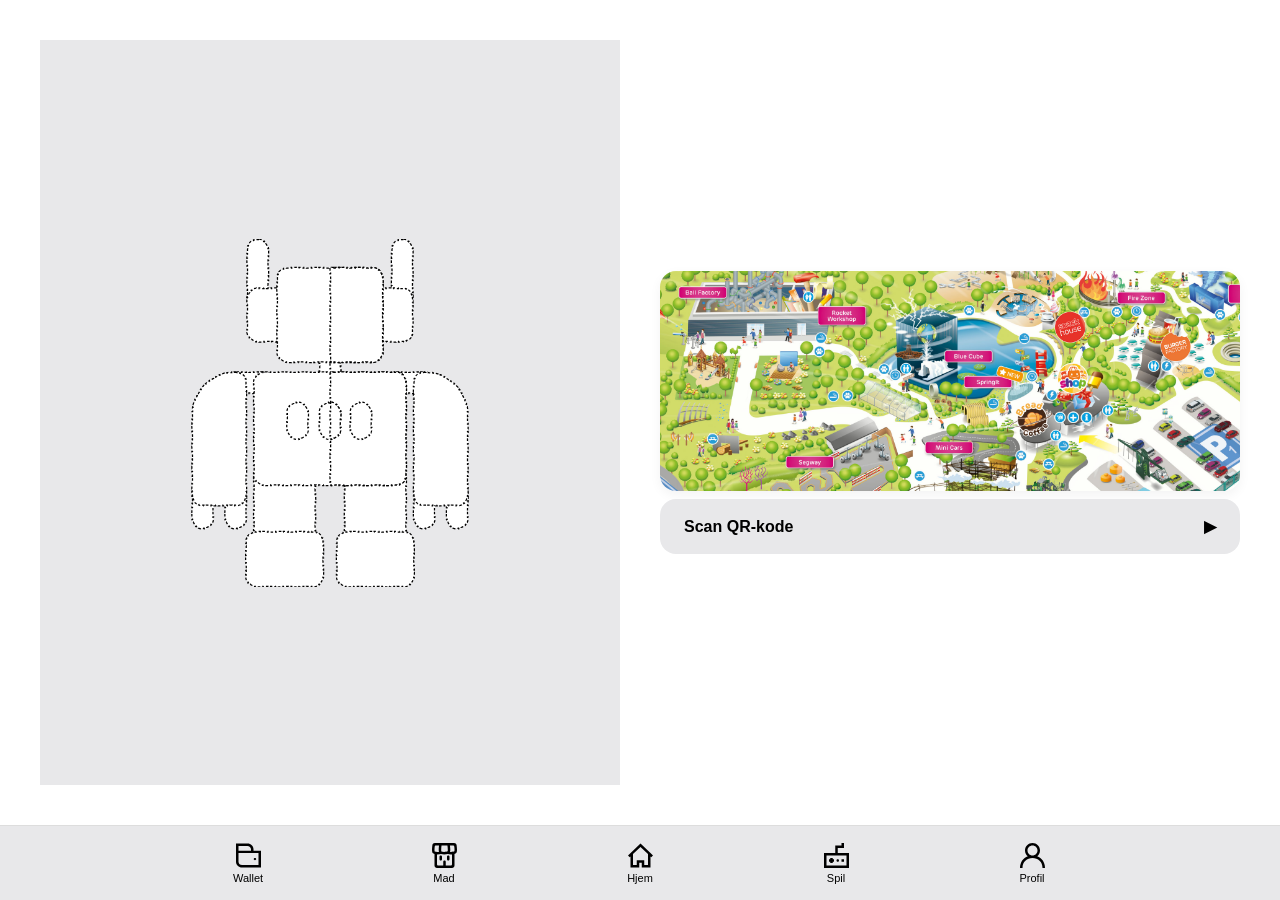
<file: Robot Projekt/index.html>
<!DOCTYPE html>
<html lang="da">
<head>
    <meta charset="UTF-8">
    <meta name="viewport" content="width=device-width, initial-scale=1.0">
    <title>Forside</title>
    <link rel="stylesheet" href="style.css">
</head>
<body>

    <main class="page homePage">
        <div class="robot">
            <img src="images/robot-nc.svg" alt="Universe robot" class="robotImg">
        </div>
        <div class="knapper">
            <a href="map.html" class="mapLink">
                <figure class="mapContainer">
                    <img src="images/universeMap.png" alt="Kort over Universe">
                </figure>
            </a>
            <a href="scan.html" class="scanBtn">
                <span>Scan QR-kode</span>
                <span>▶</span>
            </a>
        </div>
    </main>

    <nav class="navbar">
        <ul class="navList">
            <li class="navItem"><img src="images/icon-wallet.svg" alt=""><span>Wallet</span></li>
            <li class="navItem"><img src="images/icon-mad.svg" alt=""><span>Mad</span></li>
            <li class="navItem"><img src="images/icon-hjem.svg" alt=""><span>Hjem</span></a></li>
            <li class="navItem"><img src="images/icon-spil.svg" alt=""><span>Spil</span></li>
            <li class="navItem"><img src="images/icon-profil.svg" alt=""><span>Profil</span></li>
        </ul>
    </nav>

</body>
</html>
</file>
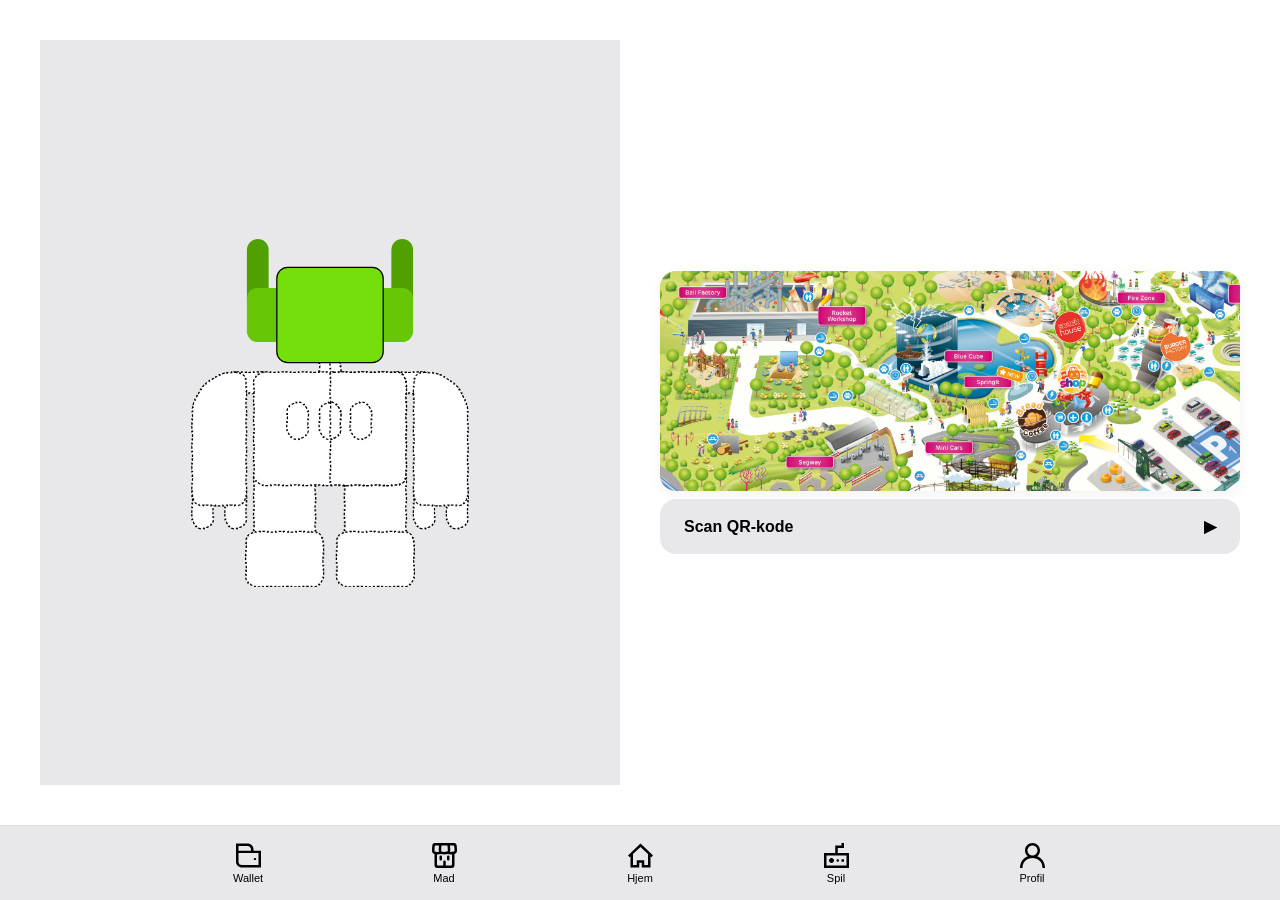
<file: Robot Projekt/done.html>
<!DOCTYPE html>
<html lang="da">
<head>
    <meta charset="UTF-8">
    <meta name="viewport" content="width=device-width, initial-scale=1.0">
    <title>Done</title>
    <link rel="stylesheet" href="style.css">
</head>
<body>

    <main class="page homePage">
        <div class="robot">
            <img src="images/robot-headc.svg" alt="Universe robot" class="robotImg">
        </div>
        <div class="knapper">
            <a href="map.html" class="mapLink">
                <figure class="mapContainer">
                    <img src="images/universeMap.png" alt="Kort over Universe">
                </figure>
            </a>
            <a href="scan.html" class="scanBtn">
                <span>Scan QR-kode</span>
                <span>▶</span>
            </a>
        </div>
    </main>

    <nav class="navbar">
        <ul class="navList">
            <li class="navItem"><img src="images/icon-wallet.svg" alt=""><span>Wallet</span></li>
            <li class="navItem"><img src="images/icon-mad.svg" alt=""><span>Mad</span></li>
            <li class="navItem"><img src="images/icon-hjem.svg" alt=""><span>Hjem</span></a></li>
            <li class="navItem"><img src="images/icon-spil.svg" alt=""><span>Spil</span></li>
            <li class="navItem"><img src="images/icon-profil.svg" alt=""><span>Profil</span></li>
        </ul>
    </nav>

</body>
</html>
</file>
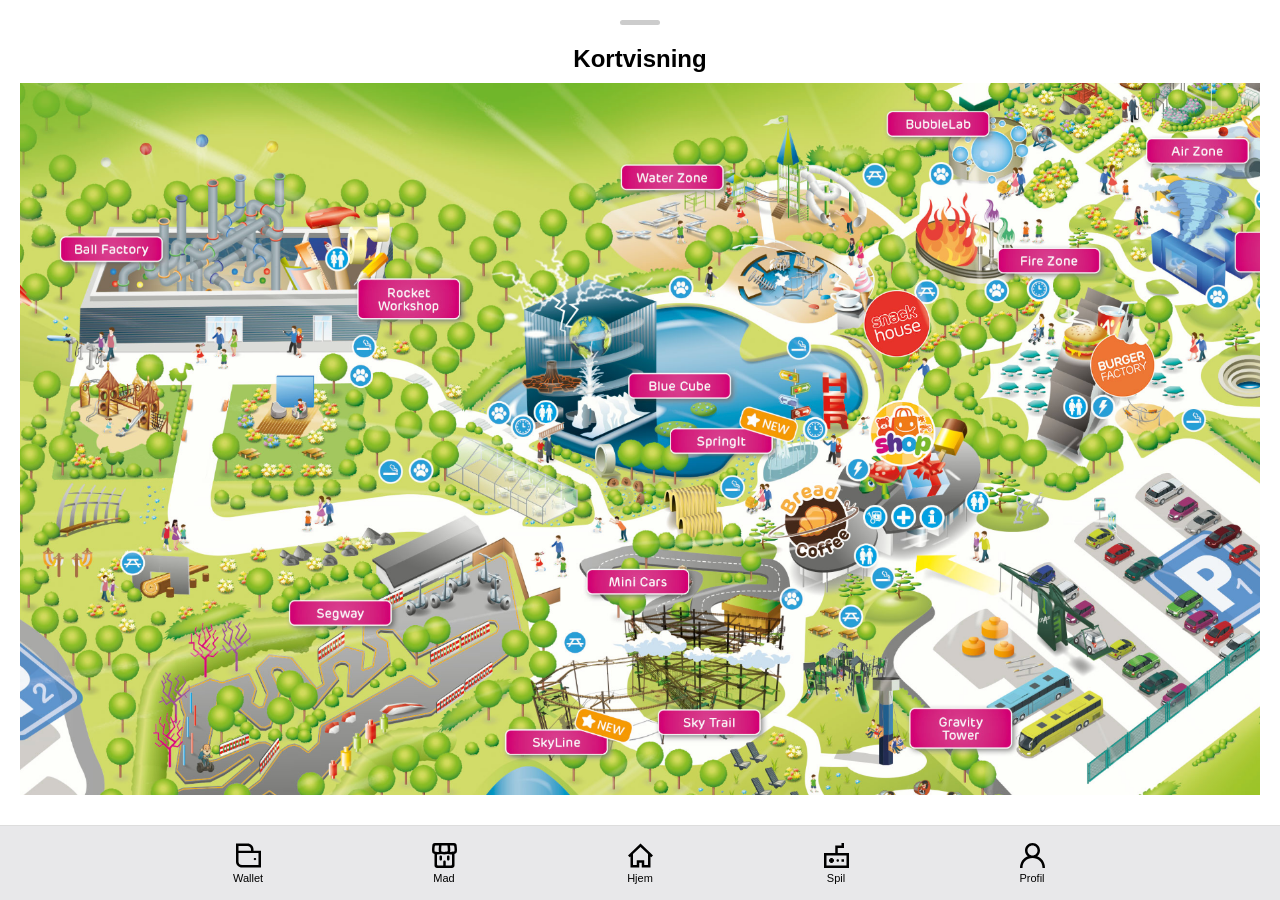
<file: Robot Projekt/map.html>
<!DOCTYPE html>
<html lang="da">
<head>
    <meta charset="UTF-8">
    <meta name="viewport" content="width=device-width, initial-scale=1.0">
    <title>Kort</title>
    <link rel="stylesheet" href="style.css">
</head>
<body>

    <main class="page">
        <a href="index.html" class="dragHandle"></a>
        <h2>Kortvisning</h2>
        <img src="images/universeMap.png" alt="Kort over Universe" class="mapFull">
    </main>

    <nav class="navbar">
        <ul class="navList">
            <li class="navItem"><img src="images/icon-wallet.svg" alt=""><span>Wallet</span></li>
            <li class="navItem"><img src="images/icon-mad.svg" alt=""><span>Mad</span></li>
            <li class="navItem"><img src="images/icon-hjem.svg" alt=""><span>Hjem</span></a></li>
            <li class="navItem"><img src="images/icon-spil.svg" alt=""><span>Spil</span></li>
            <li class="navItem"><img src="images/icon-profil.svg" alt=""><span>Profil</span></li>
        </ul>
    </nav>

</body>
</html>
</file>
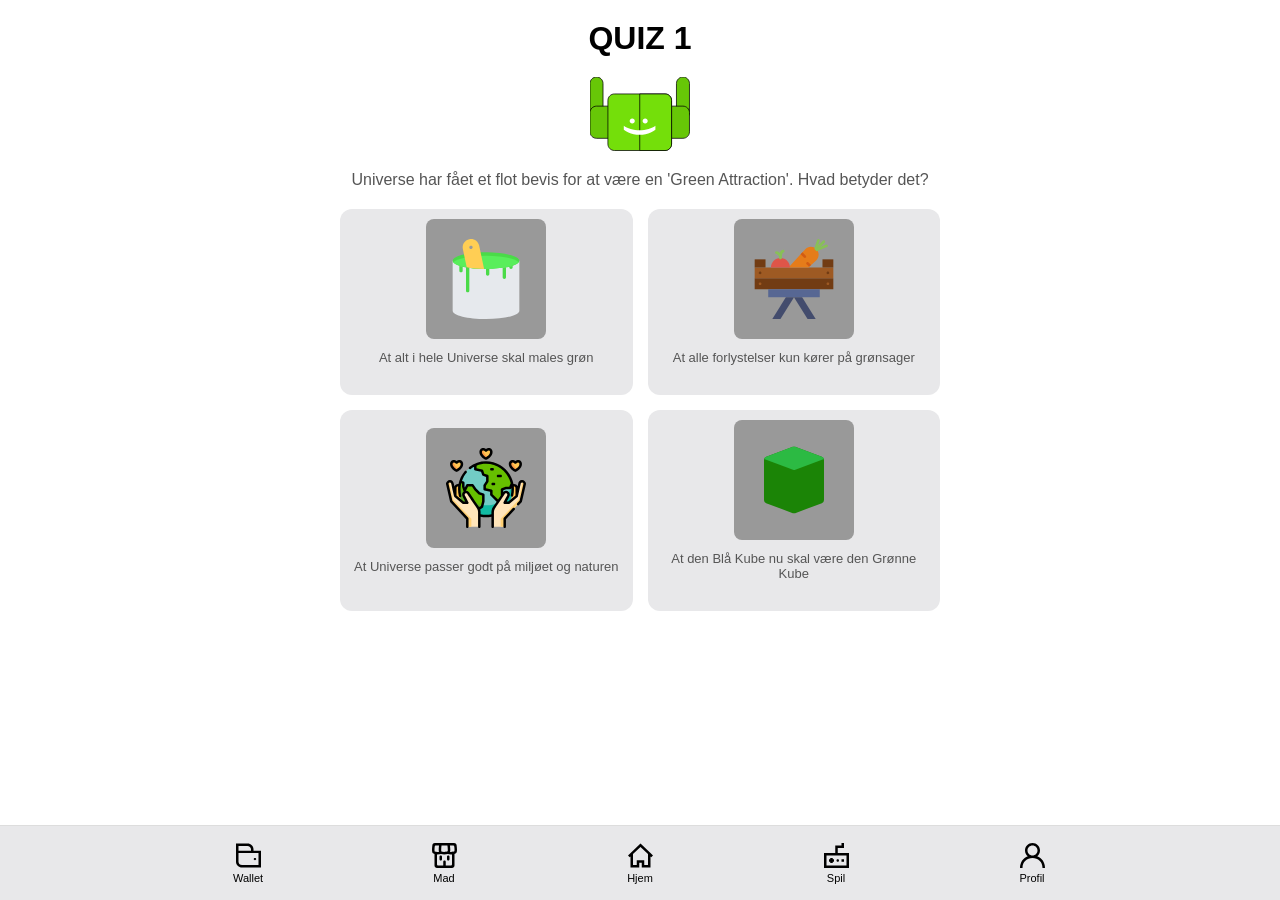
<file: Robot Projekt/quiz.html>
<!DOCTYPE html>
<html lang="da">
<head>
    <meta charset="UTF-8">
    <meta name="viewport" content="width=device-width, initial-scale=1.0">
    <title>Quiz</title>
    <link rel="stylesheet" href="style.css">
</head>
<body>

    <main class="page quizPage">
        <h1 class="quizTitle">QUIZ 1</h1>
        <div class="quizRobotWrapper">
            <p id="speechBubble" class="speechBubble">Prøv igen, hvad betyder det at være grøn?</p>
            <img id="quizRobot" src="images/robot-neutrual.svg" alt="Universe robot" class="robotImg">
        </div>
        
        <p class="quizQuestion">Universe har fået et flot bevis for at være en 'Green Attraction'. Hvad betyder det?</p>
        
        <div class="quizGrid">
            <button class="svarCard" onclick="checkAnswer(this, false)">
                <img src="images/svar-1.svg" alt="" class="svarImg">
                <p>At alt i hele Universe skal males grøn</p>
            </button>
            <button class="svarCard" onclick="checkAnswer(this, false)">
                <img src="images/svar-2.svg" alt="" class="svarImg">
                <p>At alle forlystelser kun kører på grønsager</p>
            </button>
            <button class="svarCard" onclick="checkAnswer(this, true)">
                <img src="images/svar-3.svg" alt="" class="svarImg">
                <p>At Universe passer godt på miljøet og naturen</p>
            </button>
            <button class="svarCard" onclick="checkAnswer(this, false)">
                <img src="images/svar-4.svg" alt="" class="svarImg">
                <p>At den Blå Kube nu skal være den Grønne Kube</p>
            </button>
        </div>
    </main>

    <nav class="navbar">
        <ul class="navList">
            <li class="navItem"><img src="images/icon-wallet.svg" alt=""><span>Wallet</span></li>
            <li class="navItem"><img src="images/icon-mad.svg" alt=""><span>Mad</span></li>
            <li class="navItem"><img src="images/icon-hjem.svg" alt=""><span>Hjem</span></a></li>
            <li class="navItem"><img src="images/icon-spil.svg" alt=""><span>Spil</span></li>
            <li class="navItem"><img src="images/icon-profil.svg" alt=""><span>Profil</span></li>
        </ul>
    </nav>

    <script src="app.js"></script>
</body>
</html>
</file>
<file: Robot Projekt/style.css>
:root {
  --bg-hvid: #ffffff;
  --graa-lys: #e8e8ea;
  --graa-moerk: #999999;
  --tekst-sort: #000000;
  --tekst-graa: #555555;
  --green: #7ac143;
  --red: #e32828;
}

* {
  box-sizing: border-box;
  margin: 0;
  padding: 0;
  font-family: Arial, sans-serif;
}

body {
  background-color: var(--bg-hvid);
  min-height: 100vh;
}

.page {
  width: 100%;
  min-height: 100vh;
  padding: 20px 20px 80px; 
}

/* Forsiden */
.robot {
  width: 100%;
  height: 35vh;
  background-color: var(--graa-lys);
  display: flex;
  justify-content: center;
  align-items: center;
  margin-bottom: 20px;
}

.robotImg {
  display: block;
  width: 50%;
  max-width: 250px;
  height: auto;
  object-fit: contain;
}

.knapper {
  display: flex;
  flex-direction: column;
  gap: 8px;
}

.mapLink {
  text-decoration: none;
  display: block;
}

.mapContainer {
  width: 100%;
  height: 220px;
  border-radius: 16px;
  overflow: hidden;
  box-shadow: 0 4px 12px rgba(0, 0, 0, 0.05);
}

.mapContainer img, .mapFull {
  width: 100%;
  height: 100%;
  object-fit: cover;
  display: block;
}

.scanBtn {
  width: 100%;
  padding: 18px 24px;
  background-color: var(--graa-lys);
  border: none;
  border-radius: 16px;
  font-size: 16px;
  font-weight: bold;
  cursor: pointer;
  display: flex;
  justify-content: space-between;
  align-items: center;
  text-decoration: none;
  color: var(--tekst-sort);
}

/* Draghandle for Scanner & Map */
.dragHandle {
  display: block;
  width: 40px;
  height: 5px;
  background-color: #cccccc;
  border-radius: 3px;
  margin: 0 auto 20px;
}

h2, .page p {
  text-align: center;
  margin-bottom: 10px;
}

.page p {
  color: var(--tekst-graa);
  font-size: 16px;
  margin-bottom: 20px;
}

/* Quiz */
.quizTitle, .quizQuestion {
  text-align: center;
}

.quizTitle { margin-bottom: 20px; }
.quizQuestion { margin-bottom: 25px; }

.quizRobotWrapper {
  display: flex;
  justify-content: center;
  align-items: center;
  gap: 10px;
  margin-bottom: 20px;
}

.speechBubble {
  display: none;
  background-color: var(--green);
  color: var(--bg-hvid);
  padding: 12px;
  border-radius: 15px 15px 4px 15px;
  font-size: 13px;
  max-width: 160px;
}

#quizRobot {
  width: 100px;
  height: auto;
}

.quizGrid {
  display: grid;
  grid-template-columns: 1fr 1fr;
  gap: 15px;
  max-width: 600px;
  margin: 0 auto;
}

.svarCard {
  background-color: var(--graa-lys);
  border: none;
  border-radius: 12px;
  padding: 10px;
  cursor: pointer;
  text-align: center;
}

.svarImg {
  width: 70%;
  max-width: 120px;
  aspect-ratio: 1;
  background-color: var(--graa-moerk);
  border-radius: 8px;
  object-fit: cover;
  padding: 20px;
}

.svarCard p {
  font-size: 13px;
  margin-top: 8px;
}

.svarCard.wrong {
  background-color: var(--red);
  color: var(--bg-hvid);
}

/* Navbar */
.navbar {
  position: fixed;
  bottom: 0;
  left: 0;
  width: 100%;
  height: 75px;
  background-color: var(--graa-lys);
  z-index: 10;
  border-top: 1px solid #dddddd;
}

.navList {
  list-style: none;
  height: 100%;
  display: flex;
  align-items: center;
  justify-content: space-around;
  max-width: 1000px;
  margin: 0 auto;
  padding: 0 10px;
}

.navItem {
  display: flex;
  flex-direction: column;
  align-items: center;
  flex: 1;
}

.navItem a {
  display: flex;
  flex-direction: column;
  align-items: center;
  text-decoration: none;
  color: var(--tekst-sort);
}

.navItem img { width: 25px; height: 25px; object-fit: contain; }
.navItem span { font-size: 11px; margin-top: 4px; }
.navItem.active span { font-weight: bold; }

/* Responsiveness */
@media (min-width: 768px) {
  .homePage {
    display: flex;
    flex-direction: row;
    align-items: center;
    justify-content: center;
    gap: 40px;
    height: 100vh;
    padding: 40px 40px 115px;
  }

  .robot {
    flex: 1;
    height: 100%;
    margin-bottom: 0;
  }

  .robotImg {
    width: 60%;
    max-width: 400px;
  }

  .knapper {
    flex: 1;
    width: 100%;
    justify-content: center;
  }
}
</file>
